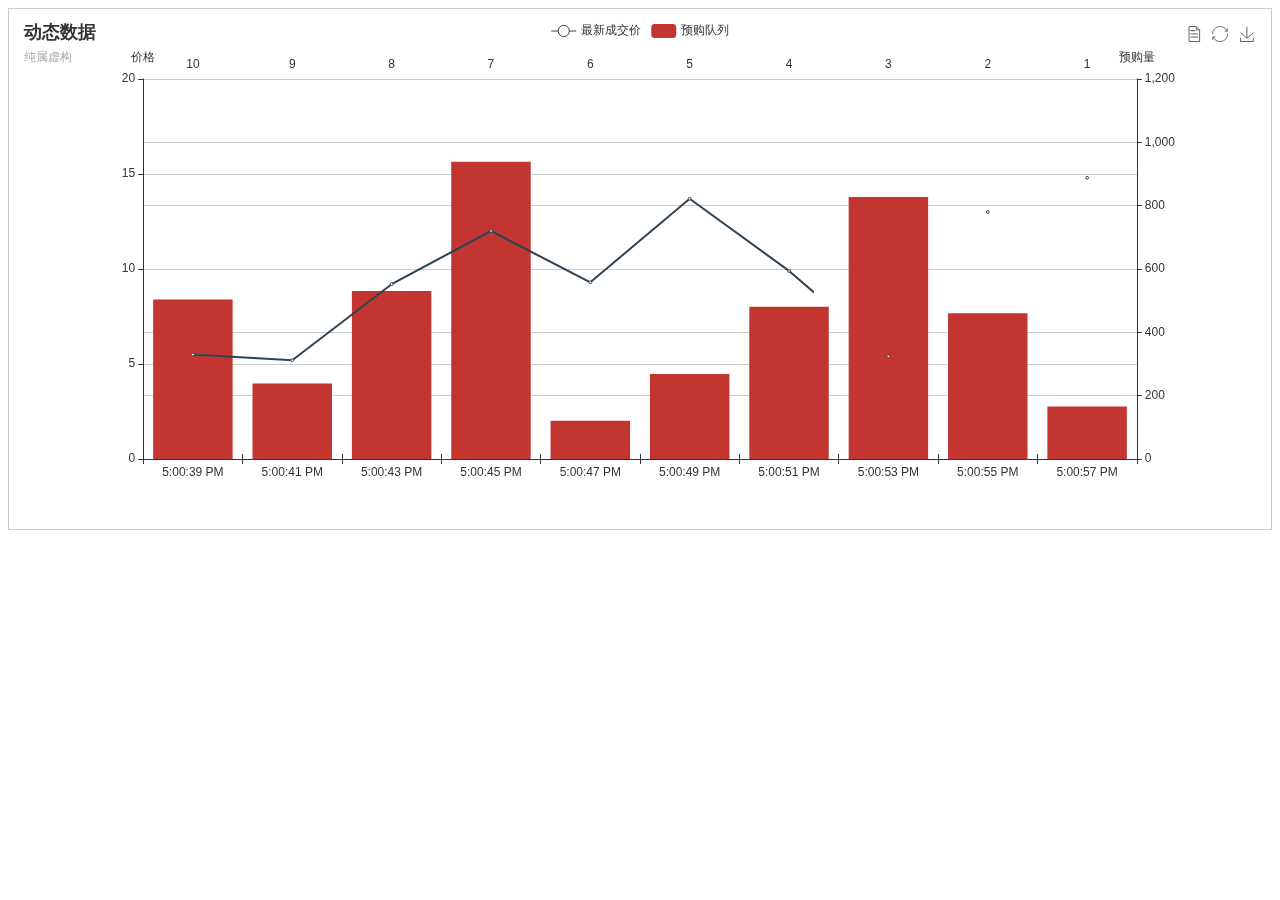
<file: test.html>
<html>  
  <head>  
    <base href="<%=basePath%>">  
    <title>ECharts实例</title>  
  </head>  
  <body>  
    <!--Step:1 Prepare a dom for ECharts which (must) has size (width & hight)-->  
    <!--Step:1 为ECharts准备一个具备大小（宽高）的Dom-->  
    <div id="mainBar" style="height:500px;border:1px solid #ccc;padding:10px;"></div>  
      
    <!--Step:2 Import echarts.js-->  
    <!--Step:2 引入echarts.js-->  
    <script src="js/echarts.js"></script>  
      
    <script type="text/javascript">  
    // Step:3 conifg ECharts's path, link to echarts.js from current page.  
    // Step:3 为模块加载器配置echarts的路径，从当前页面链接到echarts.js，定义所需图表路径   
      
    // Step:4 require echarts and use it in the callback.  
    // Step:4 动态加载echarts然后在回调函数中开始使用，注意保持按需加载结构定义图表路径  
 
        //创建ECharts图表方法   
            //--- 折柱 ---  
                //基于准备好的dom,初始化echart图表  
            var myChart = echarts.init(document.getElementById('mainBar'));  
            //定义图表option  
            var option = {
    title: {
        text: '动态数据',
        subtext: '纯属虚构'
    },
    tooltip: {
        trigger: 'axis'
    },
    legend: {
        data:['最新成交价', '预购队列']
    },
    toolbox: {
        show: true,
        feature: {
            dataView: {readOnly: false},
            restore: {},
            saveAsImage: {}
        }
    },
    dataZoom: {
        show: false,
        start: 0,
        end: 100
    },
    xAxis: [
        {
            type: 'category',
            boundaryGap: true,
            data: (function (){
                var now = new Date();
                var res = [];
                var len = 10;
                while (len--) {
                    res.unshift(now.toLocaleTimeString().replace(/^\D*/,''));
                    now = new Date(now - 2000);
                }
                return res;
            })()
        },
        {
            type: 'category',
            boundaryGap: true,
            data: (function (){
                var res = [];
                var len = 10;
                while (len--) {
                    res.push(len + 1);
                }
                return res;
            })()
        }
    ],
    yAxis: [
        {
            type: 'value',
            scale: true,
            name: '价格',
            max: 20,
            min: 0,
            boundaryGap: [0.2, 0.2]
        },
        {
            type: 'value',
            scale: true,
            name: '预购量',
            max: 1200,
            min: 0,
            boundaryGap: [0.2, 0.2]
        }
    ],
    series: [
        {
            name:'预购队列',
            type:'bar',
            xAxisIndex: 1,
            yAxisIndex: 1,
            data:(function (){
                var res = [];
                var len = 10;
                while (len--) {
                    res.push(Math.round(Math.random() * 1000));
                }
                return res;
            })()
        },
        {
            name:'最新成交价',
            type:'line',
            data:(function (){
                var res = [];
                var len = 0;
                while (len < 10) {
                    res.push((Math.random()*10 + 5).toFixed(1) - 0);
                    len++;
                }
                return res;
            })()
        }
    ]
};


                  
            //为echarts对象加载数据              
            myChart.setOption(option);   
    </script>  
  </body>  
</html>
</file>
